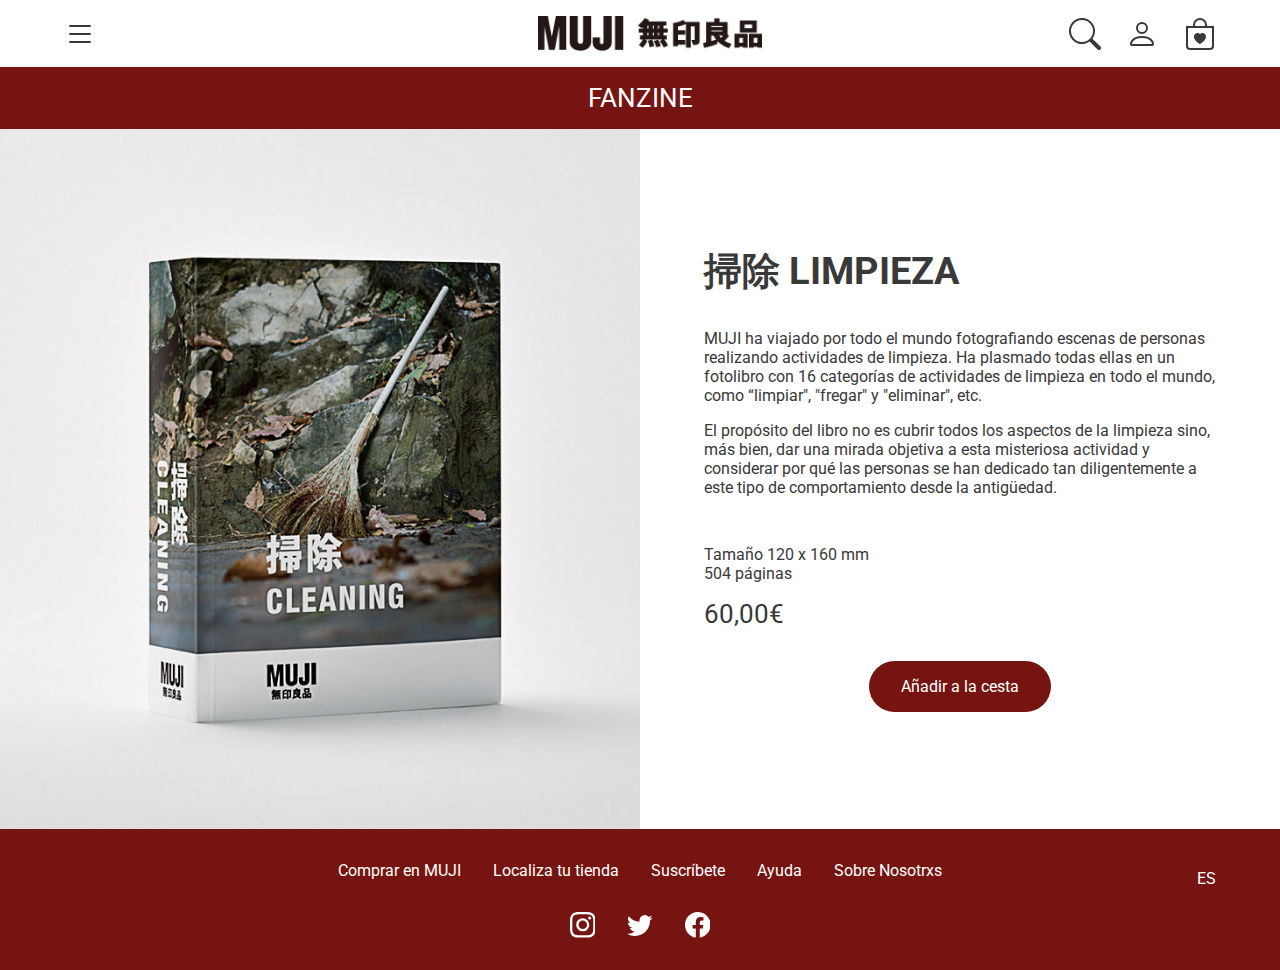
<file: fanzine.html>
<!DOCTYPE html>
<html lang="es">
<head>
    <meta charset="UTF-8">
    <meta http-equiv="X-UA-Compatible" content="IE=edge">
    <meta name="viewport" content="width=device-width, initial-scale=1.0">
    <title>FANZINE | MUJI</title>
    <link rel="preconnect" href="https://fonts.googleapis.com">
    <link rel="preconnect" href="https://fonts.gstatic.com" crossorigin>
    <link href="https://fonts.googleapis.com/css2?family=Roboto:ital,wght@0,100;0,300;0,400;0,500;0,700;0,900;1,100;1,300;1,400;1,500;1,700;1,900&display=swap" rel="stylesheet">
    <link rel="stylesheet" href="css/app.css">
    <script defer src="js/jquery-3.6.0.min.js"></script>
    <script defer src="js/app.js"></script>
</head>
<body class="fanzine">
    <header class="header">
        <div class="header__menudesplegado">
            <nav class="header__nav">
                <ul class="header__datos">
                    <li class="header__dato"><a href="#" title="almacenaje" class="header__adato">Almacenaje</a></li>
                    <li class="header__dato"><a href="#" title="belleza" class="header__adato">Belleza</a></li>
                    <li class="header__dato"><a href="#" title="comida" class="header__adato">Comida</a></li>
                    <li class="header__dato"><a href="#" title="hogar" class="header__adato">Hogar</a></li>
                    <li class="header__dato"><a href="papeleria.html" title="hogar" class="header__adato">Papelería</a></li>
                    <li class="header__dato"><a href="#" title="muebles" class="header__adato">Muebles</a></li>
                    <li class="header__dato"><a href="#" title="ropa y accesorios" class="header__adato">Ropa | Accesorios</a></li>
                    <li class="header__dato"><a href="#" title="rebajas" class="header__adato rebajas">Rebajas</a></li>
                    <li class="header__dato"><a href="#" title="viaje" class="header__adato">Viaje</a></li>
                </ul>
            </nav>
            <svg xmlns="http://www.w3.org/2000/svg" class="header__close" viewBox="0 0 16 16">
                <path d="M2.146 2.854a.5.5 0 1 1 .708-.708L8 7.293l5.146-5.147a.5.5 0 0 1 .708.708L8.707 8l5.147 5.146a.5.5 0 0 1-.708.708L8 8.707l-5.146 5.147a.5.5 0 0 1-.708-.708L7.293 8 2.146 2.854Z"/>
            </svg>
        </div>
        <div class="header__wrapper">
            <button class="header__btn"><svg xmlns="http://www.w3.org/2000/svg" class="header__hamburguesa" viewBox="0 0 16 16">
                    <path fill-rule="evenodd" d="M2.5 12a.5.5 0 0 1 .5-.5h10a.5.5 0 0 1 0 1H3a.5.5 0 0 1-.5-.5zm0-4a.5.5 0 0 1 .5-.5h10a.5.5 0 0 1 0 1H3a.5.5 0 0 1-.5-.5zm0-4a.5.5 0 0 1 .5-.5h10a.5.5 0 0 1 0 1H3a.5.5 0 0 1-.5-.5z"/>
            </svg></button>
            <h1 class="header__h1"><a href="index.html" title="logo de MUJI" class="header__logo">
                   <img src="assets/logo.png" alt="MUJI" class="header__MUJI"></a>
            </h1> 
            <ul class="header__ul">
                <li class="header__li"><a href="#" title="buscar" class="header__a"><svg xmlns="http://www.w3.org/2000/svg" class="header__svg" viewBox="0 0 16 16">
                    <path d="M11.742 10.344a6.5 6.5 0 1 0-1.397 1.398h-.001c.03.04.062.078.098.115l3.85 3.85a1 1 0 0 0 1.415-1.414l-3.85-3.85a1.007 1.007 0 0 0-.115-.1zM12 6.5a5.5 5.5 0 1 1-11 0 5.5 5.5 0 0 1 11 0z"/>
                  </svg></a></li>
                <li class="header__li"><a href="#" title="cuenta" class="header__a"><svg xmlns="http://www.w3.org/2000/svg" class="header__svg" viewBox="0 0 16 16">
                    <path d="M8 8a3 3 0 1 0 0-6 3 3 0 0 0 0 6zm2-3a2 2 0 1 1-4 0 2 2 0 0 1 4 0zm4 8c0 1-1 1-1 1H3s-1 0-1-1 1-4 6-4 6 3 6 4zm-1-.004c-.001-.246-.154-.986-.832-1.664C11.516 10.68 10.289 10 8 10c-2.29 0-3.516.68-4.168 1.332-.678.678-.83 1.418-.832 1.664h10z"/>
                  </svg></a></li>
                <li class="header__li"><a href="#" title="cesta" class="header__a"><svg xmlns="http://www.w3.org/2000/svg" class="header__svg" viewBox="0 0 16 16">
                    <path fill-rule="evenodd" d="M10.5 3.5a2.5 2.5 0 0 0-5 0V4h5v-.5Zm1 0V4H15v10a2 2 0 0 1-2 2H3a2 2 0 0 1-2-2V4h3.5v-.5a3.5 3.5 0 1 1 7 0ZM14 14V5H2v9a1 1 0 0 0 1 1h10a1 1 0 0 0 1-1ZM8 7.993c1.664-1.711 5.825 1.283 0 5.132-5.825-3.85-1.664-6.843 0-5.132Z"/>
                  </svg></a></li>
            </ul>
        </div>
    </header>
    <main class="main">
        <div class="fanzine">
            <h3 class="fanzine__h3">Fanzine</h3>
            <div class="fanzine__caja">
                <img src="assets/libro.jpg" alt="imagen del fanzine cleaning" class="fanzine__img">
                <div class="fanzine__textos">
                    <h2 class="fanzine__h2">掃除 
                        LIMPIEZA</h2>
                    <div class="fanzine__parrafos">
                        <p class="fanzine__p">MUJI ha viajado por todo el mundo fotografiando escenas de personas realizando actividades de limpieza. Ha plasmado todas ellas en un fotolibro con 16 categorías de actividades de limpieza en todo el mundo, como “limpiar", "fregar" y "eliminar", etc.</p>
                        <p class="fanzine__p">El propósito del libro no es cubrir todos los aspectos de la limpieza sino, más bien, dar una mirada objetiva a esta misteriosa actividad y considerar por qué las personas se han dedicado tan diligentemente a este tipo de comportamiento desde la antigüedad. </p>
                    </div>
                    <div class="fanzine__datos">
                        <p class="fanzine__dato">Tamaño 120 x 160 mm</p>
                        <p class="fanzine__dato">504 páginas</p>
                    </div>
                    <div class="fanzine__precio">60,00€</div>
                    <a href="#" title="Añade a la cesta" class="fanzine__boton">Añadir a la cesta</a>
                </div>
            </div>
        </div>
    </main>
    <footer class="footer">
        <div class="footer__wrapper">
            <div class="footer__caja">
                <nav class="footer__nav">
                    <ul class="footer__ul">
                        <li class="footer__li"><a href="#" title="Comprar en MUJI" class="footer__a">Comprar en MUJI</a></li>
                        <li class="footer__li"><a href="#" title="Localiza tu tienda" class="footer__a">Localiza tu tienda</a></li>
                        <li class="footer__li"><a href="#" title="Suscríbete" class="footer__a">Suscríbete</a></li>
                        <li class="footer__li"><a href="#" title="Ayuda" class="footer__a">Ayuda</a></li>
                        <li class="footer__li"><a href="#" title="Sobre Nosotrxs" class="footer__a">Sobre Nosotrxs</a></li>
                    </ul>
                </nav>
                <a href="#" title="idioma" class="footer__idioma">ES</a>
            </div>
                <ul class="footer__rrss">
                    <li class="footer__rs"><a href="#" title="instagram" class="footer__ars"><svg xmlns="http://www.w3.org/2000/svg" class="footer__svg" viewBox="0 0 16 16">
                        <path d="M8 0C5.829 0 5.556.01 4.703.048 3.85.088 3.269.222 2.76.42a3.917 3.917 0 0 0-1.417.923A3.927 3.927 0 0 0 .42 2.76C.222 3.268.087 3.85.048 4.7.01 5.555 0 5.827 0 8.001c0 2.172.01 2.444.048 3.297.04.852.174 1.433.372 1.942.205.526.478.972.923 1.417.444.445.89.719 1.416.923.51.198 1.09.333 1.942.372C5.555 15.99 5.827 16 8 16s2.444-.01 3.298-.048c.851-.04 1.434-.174 1.943-.372a3.916 3.916 0 0 0 1.416-.923c.445-.445.718-.891.923-1.417.197-.509.332-1.09.372-1.942C15.99 10.445 16 10.173 16 8s-.01-2.445-.048-3.299c-.04-.851-.175-1.433-.372-1.941a3.926 3.926 0 0 0-.923-1.417A3.911 3.911 0 0 0 13.24.42c-.51-.198-1.092-.333-1.943-.372C10.443.01 10.172 0 7.998 0h.003zm-.717 1.442h.718c2.136 0 2.389.007 3.232.046.78.035 1.204.166 1.486.275.373.145.64.319.92.599.28.28.453.546.598.92.11.281.24.705.275 1.485.039.843.047 1.096.047 3.231s-.008 2.389-.047 3.232c-.035.78-.166 1.203-.275 1.485a2.47 2.47 0 0 1-.599.919c-.28.28-.546.453-.92.598-.28.11-.704.24-1.485.276-.843.038-1.096.047-3.232.047s-2.39-.009-3.233-.047c-.78-.036-1.203-.166-1.485-.276a2.478 2.478 0 0 1-.92-.598 2.48 2.48 0 0 1-.6-.92c-.109-.281-.24-.705-.275-1.485-.038-.843-.046-1.096-.046-3.233 0-2.136.008-2.388.046-3.231.036-.78.166-1.204.276-1.486.145-.373.319-.64.599-.92.28-.28.546-.453.92-.598.282-.11.705-.24 1.485-.276.738-.034 1.024-.044 2.515-.045v.002zm4.988 1.328a.96.96 0 1 0 0 1.92.96.96 0 0 0 0-1.92zm-4.27 1.122a4.109 4.109 0 1 0 0 8.217 4.109 4.109 0 0 0 0-8.217zm0 1.441a2.667 2.667 0 1 1 0 5.334 2.667 2.667 0 0 1 0-5.334z"/>
                      </svg></a></li>
                    <li class="footer__rs"><a href="#" title="twitter" class="footer__ars"><svg xmlns="http://www.w3.org/2000/svg" class="footer__svg" viewBox="0 0 16 16">
                        <path d="M5.026 15c6.038 0 9.341-5.003 9.341-9.334 0-.14 0-.282-.006-.422A6.685 6.685 0 0 0 16 3.542a6.658 6.658 0 0 1-1.889.518 3.301 3.301 0 0 0 1.447-1.817 6.533 6.533 0 0 1-2.087.793A3.286 3.286 0 0 0 7.875 6.03a9.325 9.325 0 0 1-6.767-3.429 3.289 3.289 0 0 0 1.018 4.382A3.323 3.323 0 0 1 .64 6.575v.045a3.288 3.288 0 0 0 2.632 3.218 3.203 3.203 0 0 1-.865.115 3.23 3.23 0 0 1-.614-.057 3.283 3.283 0 0 0 3.067 2.277A6.588 6.588 0 0 1 .78 13.58a6.32 6.32 0 0 1-.78-.045A9.344 9.344 0 0 0 5.026 15z"/>
                      </svg></a></li>
                    <li class="footer__rs"><a href="#" title="facebook" class="footer__ars"><svg xmlns="http://www.w3.org/2000/svg" class="footer__svg" viewBox="0 0 16 16">
                        <path d="M16 8.049c0-4.446-3.582-8.05-8-8.05C3.58 0-.002 3.603-.002 8.05c0 4.017 2.926 7.347 6.75 7.951v-5.625h-2.03V8.05H6.75V6.275c0-2.017 1.195-3.131 3.022-3.131.876 0 1.791.157 1.791.157v1.98h-1.009c-.993 0-1.303.621-1.303 1.258v1.51h2.218l-.354 2.326H9.25V16c3.824-.604 6.75-3.934 6.75-7.951z"/>
                      </svg></a></li>
                </ul>
            </div>
        </footer>
</body>
</html>
</file>
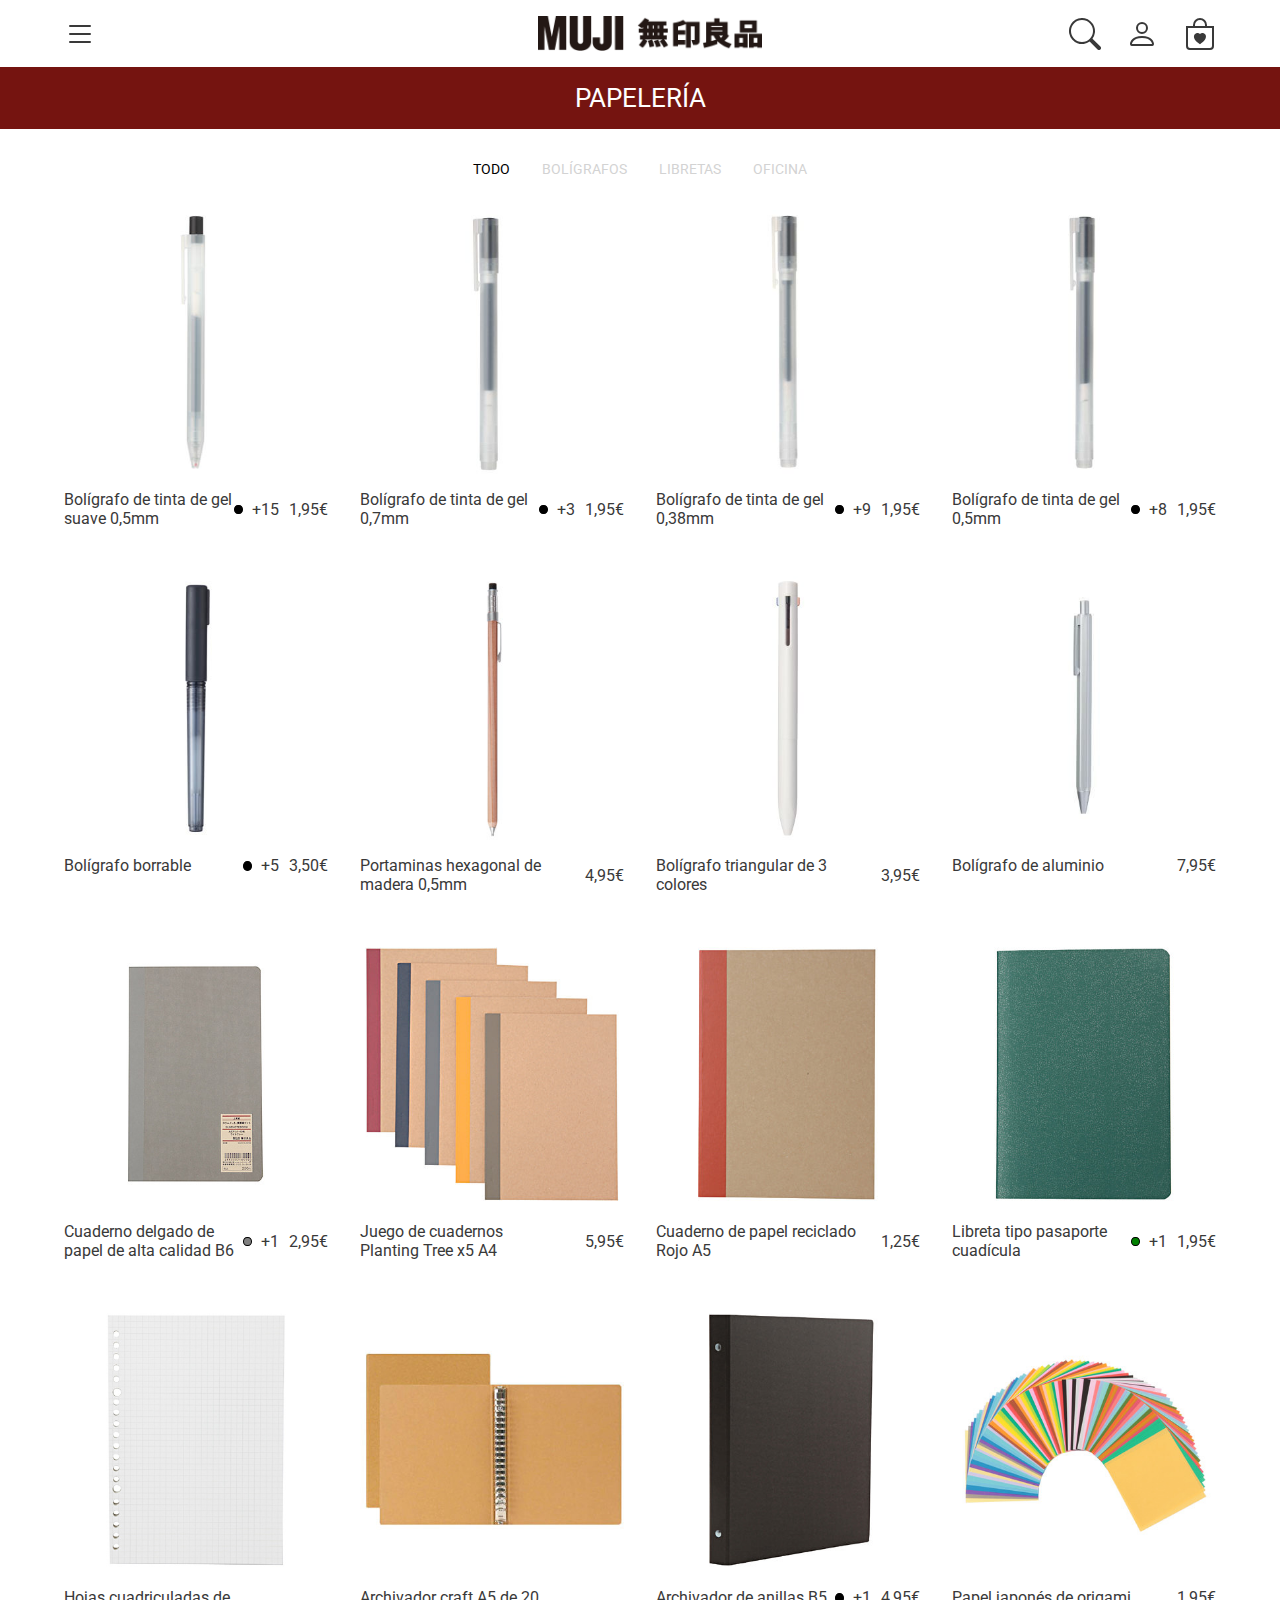
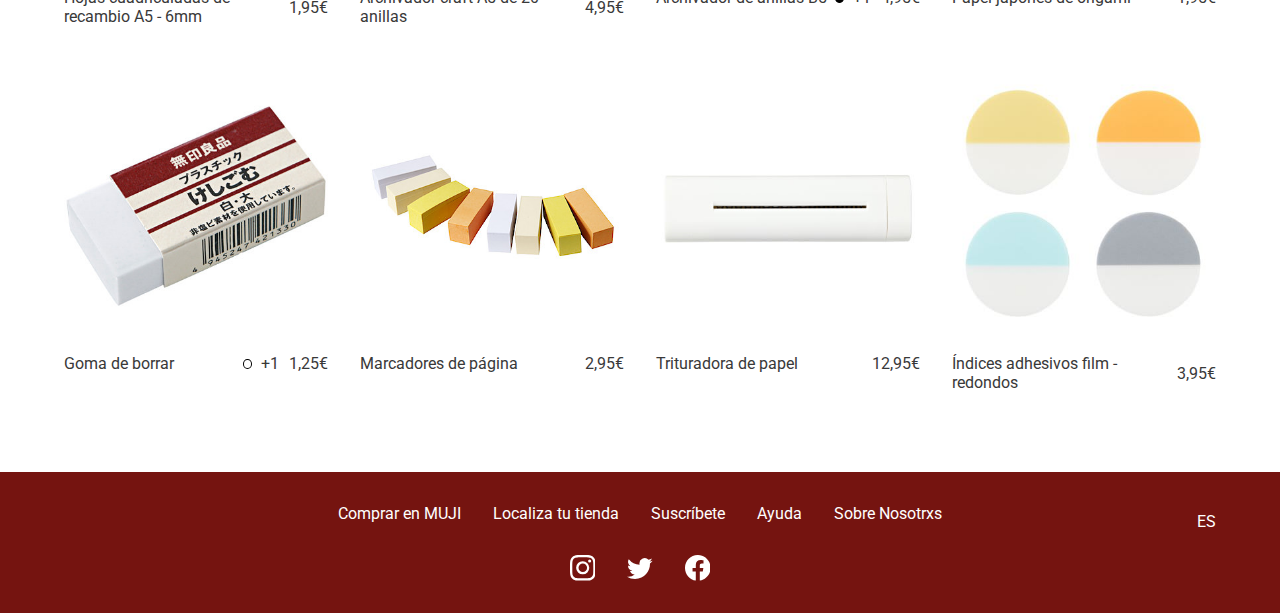
<file: papeleria.html>
<!DOCTYPE html>
<html lang="es">
<head>
    <meta charset="UTF-8">
    <meta http-equiv="X-UA-Compatible" content="IE=edge">
    <meta name="viewport" content="width=device-width, initial-scale=1.0">
    <title>PAPELERÍA | MUJI</title>
    <link rel="preconnect" href="https://fonts.googleapis.com">
    <link rel="preconnect" href="https://fonts.gstatic.com" crossorigin>
    <link href="https://fonts.googleapis.com/css2?family=Roboto:ital,wght@0,100;0,300;0,400;0,500;0,700;0,900;1,100;1,300;1,400;1,500;1,700;1,900&display=swap" rel="stylesheet">
    <link rel="stylesheet" href="css/app.css">
    <script defer src="js/jquery-3.6.0.min.js"></script>
    <script defer src="js/app.js"></script>
</head>
<body class="papeleria">
    <header class="header">
        <div class="header__menudesplegado">
            <nav class="header__nav">
                <ul class="header__datos">
                    <li class="header__dato"><a href="#" title="almacenaje" class="header__adato">Almacenaje</a></li>
                    <li class="header__dato"><a href="#" title="belleza" class="header__adato">Belleza</a></li>
                    <li class="header__dato"><a href="#" title="comida" class="header__adato">Comida</a></li>
                    <li class="header__dato"><a href="#" title="hogar" class="header__adato">Hogar</a></li>
                    <li class="header__dato"><a href="papeleria.html" title="hogar" class="header__adato">Papelería</a></li>
                    <li class="header__dato"><a href="#" title="muebles" class="header__adato">Muebles</a></li>
                    <li class="header__dato"><a href="#" title="ropa y accesorios" class="header__adato">Ropa | Accesorios</a></li>
                    <li class="header__dato"><a href="#" title="rebajas" class="header__adato rebajas">Rebajas</a></li>
                    <li class="header__dato"><a href="#" title="viaje" class="header__adato">Viaje</a></li>
                </ul>
            </nav>
            <svg xmlns="http://www.w3.org/2000/svg" class="header__close" viewBox="0 0 16 16">
                <path d="M2.146 2.854a.5.5 0 1 1 .708-.708L8 7.293l5.146-5.147a.5.5 0 0 1 .708.708L8.707 8l5.147 5.146a.5.5 0 0 1-.708.708L8 8.707l-5.146 5.147a.5.5 0 0 1-.708-.708L7.293 8 2.146 2.854Z"/>
            </svg>
        </div>
        <div class="header__wrapper">
            <button class="header__btn"><svg xmlns="http://www.w3.org/2000/svg" class="header__hamburguesa" viewBox="0 0 16 16">
                    <path fill-rule="evenodd" d="M2.5 12a.5.5 0 0 1 .5-.5h10a.5.5 0 0 1 0 1H3a.5.5 0 0 1-.5-.5zm0-4a.5.5 0 0 1 .5-.5h10a.5.5 0 0 1 0 1H3a.5.5 0 0 1-.5-.5zm0-4a.5.5 0 0 1 .5-.5h10a.5.5 0 0 1 0 1H3a.5.5 0 0 1-.5-.5z"/>
            </svg></button>
            <h1 class="header__h1"><a href="index.html" title="logo de MUJI" class="header__logo">
                   <img src="assets/logo.png" alt="MUJI" class="header__MUJI"></a>
            </h1> 
            <ul class="header__ul">
                <li class="header__li"><a href="#" title="buscar" class="header__a"><svg xmlns="http://www.w3.org/2000/svg" class="header__svg" viewBox="0 0 16 16">
                    <path d="M11.742 10.344a6.5 6.5 0 1 0-1.397 1.398h-.001c.03.04.062.078.098.115l3.85 3.85a1 1 0 0 0 1.415-1.414l-3.85-3.85a1.007 1.007 0 0 0-.115-.1zM12 6.5a5.5 5.5 0 1 1-11 0 5.5 5.5 0 0 1 11 0z"/>
                  </svg></a></li>
                <li class="header__li"><a href="#" title="cuenta" class="header__a"><svg xmlns="http://www.w3.org/2000/svg" class="header__svg" viewBox="0 0 16 16">
                    <path d="M8 8a3 3 0 1 0 0-6 3 3 0 0 0 0 6zm2-3a2 2 0 1 1-4 0 2 2 0 0 1 4 0zm4 8c0 1-1 1-1 1H3s-1 0-1-1 1-4 6-4 6 3 6 4zm-1-.004c-.001-.246-.154-.986-.832-1.664C11.516 10.68 10.289 10 8 10c-2.29 0-3.516.68-4.168 1.332-.678.678-.83 1.418-.832 1.664h10z"/>
                  </svg></a></li>
                <li class="header__li"><a href="#" title="cesta" class="header__a"><svg xmlns="http://www.w3.org/2000/svg" class="header__svg" viewBox="0 0 16 16">
                    <path fill-rule="evenodd" d="M10.5 3.5a2.5 2.5 0 0 0-5 0V4h5v-.5Zm1 0V4H15v10a2 2 0 0 1-2 2H3a2 2 0 0 1-2-2V4h3.5v-.5a3.5 3.5 0 1 1 7 0ZM14 14V5H2v9a1 1 0 0 0 1 1h10a1 1 0 0 0 1-1ZM8 7.993c1.664-1.711 5.825 1.283 0 5.132-5.825-3.85-1.664-6.843 0-5.132Z"/>
                  </svg></a></li>
            </ul>
        </div>
    </header>
    <main class="main">
        <div class="papeleria">
            <h3 class="papeleria__h3">Papelería</h3>
            <ul class="papeleria__filtros">
                <li class="papeleria__li"><button class="papeleria__btn activado">Todo</button></li>
                <li class="papeleria__li"><button data-clase="boli" class="papeleria__btn">Bolígrafos</button></li>
                <li class="papeleria__li"><button data-clase="cuaderno" class="papeleria__btn">Libretas</button></li>
                <li class="papeleria__li"><button data-clase="oficina" class="papeleria__btn">Oficina</button></li>
            </ul>
            <div class="papeleria__wrapper">
               
                <div class="papeleria__grid activado">
                    <a target="_blank" class=" boli papeleria__section suave" href="https://www.muji.eu/pages/online.asp?PID=11047&qclr=4550002794118&qsiz=0&qsel=" title="Bolígrafo de tinta de gel suave 0,5mm">
                        <img loading="lazy" src="assets/boli1.jpg" alt="bolígrafo de tinta de gel suave 0,5 milimetros" class="papeleria__img">
                        <div class="papeleria__textos">
                            <h2 class="papeleria__h2">Bolígrafo de tinta de gel suave 0,5mm</h2>
                            <div class="papeleria__punto"></div>
                            <div class="papeleria__numero">+15</div>
                            <p class="papeleria__precio">1,95€</p>
                        </div>
                    </a>
                    <a target="_blank" class=" boli papeleria__section siete" href="https://www.muji.eu/pages/online.asp?PID=11045&qclr=4550002796891" title="Bolígrafo de tinta de gel 0,7mm">
                        <img loading="lazy" src="assets/boli2.jpg" alt="Bolígrafo de tinta de gel 0,7milimetros" class="papeleria__img">
                        <div class="papeleria__textos">
                            <h2 class="papeleria__h2">Bolígrafo de tinta de gel 0,7mm</h2>
                            <div class="papeleria__punto"></div>
                            <div class="papeleria__numero">+3</div>
                            <p class="papeleria__precio">1,95€</p>
                        </div>
                    </a>
                    <a target="_blank" class=" boli papeleria__section treinta" href="https://www.muji.eu/pages/online.asp?PID=11044&qclr=4550002794262&qsiz=0&qsel=" title="#">
                        <img loading="lazy" src="assets/boli3.jpg" alt="Bolígrafo de tinta de gel 0,38milimetros" class="papeleria__img">
                        <div class="papeleria__textos">
                            <h2 class="papeleria__h2">Bolígrafo de tinta de gel 0,38mm</h2>
                            <div class="papeleria__punto"></div>
                            <div class="papeleria__numero">+9</div>
                            <p class="papeleria__precio">1,95€</p>
                        </div>
                    </a>
                    <a target="_blank" class=" boli papeleria__section cinco" href="https://www.muji.eu/pages/online.asp?PID=11046&qclr=4550002796815&qsiz=0&qsel=" title="Bolígrafo de tinta de gel 0,5mm">
                        <img loading="lazy" src="assets/boli4.jpg" alt="Bolígrafo de tinta de gel 0,5mm" class="papeleria__img">
                        <div class="papeleria__textos">
                            <h2 class="papeleria__h2">Bolígrafo de tinta de gel 0,5mm</h2>
                            <div class="papeleria__punto"></div>
                            <div class="papeleria__numero">+8</div>
                            <p class="papeleria__precio">1,95€</p>
                        </div>
                    </a>
                    <a target="_blank" class=" boli papeleria__section borrable" href="https://www.muji.eu/pages/online.asp?PID=14044&qclr=4549738649434" title="Bolígrafo borrable">
                        <img loading="lazy" src="assets/boliborrable.jpg" alt="Bolígrafo borrable" class="papeleria__img">
                        <div class="papeleria__textos">
                            <h2 class="papeleria__h2">Bolígrafo borrable</h2>
                            <div class="papeleria__punto"></div>
                            <div class="papeleria__numero">+5</div>
                            <p class="papeleria__precio">3,50€</p>
                        </div>
                    </a>
                    <a target="_blank" class=" boli papeleria__section portaminas" href="https://www.muji.eu/pages/online.asp?PID=8503&qclr=4934761795249" title="Portaminas hexagonal de madera 0,5mm">
                        <img loading="lazy" src="assets/portaminas.jpg" alt="portaminas hexagonal de madera de 0,5 milimetros" class="papeleria__img">
                        <div class="papeleria__textos">
                            <h2 class="papeleria__h2">Portaminas hexagonal de madera 0,5mm</h2>
                            <p class="papeleria__precio">4,95€</p>
                        </div>
                    </a>
                    <a target="_blank" class=" boli papeleria__section trescolores" href="https://www.muji.eu/pages/online.asp?PID=13467&qclr=4550002553029" title="Bolígrafo triangular de 3 colores">
                        <img loading="lazy" src="assets/bolicolores.jpg" alt="Bolígrafo triangular de 3 colores" class="papeleria__img">
                        <div class="papeleria__textos">
                            <h2 class="papeleria__h2">Bolígrafo triangular de 3 colores</h2>
                            <p class="papeleria__precio">3,95€</p>
                        </div>
                    </a>
                    <a target="_blank" class=" boli papeleria__section aluminio" href="https://www.muji.eu/pages/online.asp?PID=12891&qclr=4550182207453" title="Bolígrafo de aluminio">
                        <img loading="lazy" src="assets/bolialuminio.jpg" alt="Bolígrafo de aluminio" class="papeleria__img">
                        <div class="papeleria__textos">
                            <h2 class="papeleria__h2">Bolígrafo de aluminio</h2>
                            <p class="papeleria__precio">7,95€</p>
                        </div>
                    </a>
                    <a target="_blank" class=" cuaderno papeleria__section delgado" href="https://www.muji.eu/pages/online.asp?PID=10133&qclr=4550002474621" title="Cuaderno delgado de papel de alta calidad B6">
                        <img loading="lazy" src="assets/cuadernodelgado.jpg" alt="Cuaderno delgado de papel de alta calidad B6" class="papeleria__img">
                        <div class="papeleria__textos">
                            <h2 class="papeleria__h2">Cuaderno delgado de papel de alta calidad B6</h2>
                            <div class="papeleria__punto delgado"></div>
                            <div class="papeleria__numero">+1</div>
                            <p class="papeleria__precio">2,95€</p>
                        </div>
                    </a>
                    <a target="_blank" class=" cuaderno papeleria__section cuadernos" href="https://www.muji.eu/pages/online.asp?PID=16023&qclr=4550344953006" title="Juego de cuadernos Planting Tree x5 A4">
                        <img loading="lazy" src="assets/juegodecuadernos.jpg" alt="Juego de cuadernos Planting Tree x5 A4" class="papeleria__img">
                        <div class="papeleria__textos">
                            <h2 class="papeleria__h2">Juego de cuadernos Planting Tree x5 A4</h2>
                            <p class="papeleria__precio">5,95€</p>
                        </div>
                    </a>
                    <a target="_blank" class=" cuaderno papeleria__section rojo" href="https://www.muji.eu/pages/online.asp?PID=7784&qclr=4548076398479" title="Cuaderno de papel reciclado Rojo A5">
                        <img loading="lazy" src="assets/cuadernorojo.jpg" alt="Cuaderno de papel reciclado Rojo A5" class="papeleria__img">
                        <div class="papeleria__textos">
                            <h2 class="papeleria__h2">Cuaderno de papel reciclado Rojo A5</h2>
                            <p class="papeleria__precio">1,25€</p>
                        </div>
                    </a>
                    <a target="_blank" class=" cuaderno papeleria__section libreta" href="https://www.muji.eu/pages/online.asp?PID=8037&qclr=4550182110326" title="Libreta tipo pasaporte cuadícula">
                        <img loading="lazy" src="assets/libreta.jpg" alt="Libreta tipo pasaporte cuadícula" class="papeleria__img">
                        <div class="papeleria__textos">
                            <h2 class="papeleria__h2">Libreta tipo pasaporte cuadícula</h2>
                            <div class="papeleria__punto libreta"></div>
                            <div class="papeleria__numero">+1</div>
                            <p class="papeleria__precio">1,95€</p>
                        </div>
                    </a>
                    <a target="_blank" class=" oficina papeleria__section hojas" href="https://www.muji.eu/pages/online.asp?PID=13618&qclr=4547315265060" title="Hojas cuadriculadas de recambio A5 - 6mm">
                        <img loading="lazy" src="assets/hoja.jpg" alt="Hojas cuadriculadas de recambio A5 - 6mm" class="papeleria__img">
                        <div class="papeleria__textos">
                            <h2 class="papeleria__h2">Hojas cuadriculadas de recambio A5 - 6mm</h2>
                            <p class="papeleria__precio">1,95€</p>
                        </div>
                    </a>
                    <a target="_blank" class=" oficina papeleria__section craft" href="https://www.muji.eu/pages/online.asp?PID=9009&qclr=4550182109979" title="Archivador craft A5 de 20 anillas">
                        <img loading="lazy" src="assets/archivadorcraft.jpg" alt="Archivador craft A5 de 20 anillas" class="papeleria__img">
                        <div class="papeleria__textos">
                            <h2 class="papeleria__h2">Archivador craft A5 de 20 anillas</h2>
                            <p class="papeleria__precio">4,95€</p>
                        </div>
                    </a>
                    <a target="_blank" class=" oficina papeleria__section archivador" href="https://www.muji.eu/pages/online.asp?PID=13686&qclr=4550182110210&qsiz=1079&qsel=" title="Archivador de anillas B5">
                        <img loading="lazy" src="assets/archivador.jpg" alt="Archivador de anillas B5" class="papeleria__img">
                        <div class="papeleria__textos">
                            <h2 class="papeleria__h2">Archivador de anillas B5</h2>
                            <div class="papeleria__punto"></div>
                            <div class="papeleria__numero">+1</div>
                            <p class="papeleria__precio">4,95€</p>
                        </div>
                    </a>
                    <a target="_blank" class=" oficina papeleria__section origami" href="https://www.muji.eu/pages/online.asp?PID=10495&qclr=4550002555771" title="Papel japonés de origami">
                        <img loading="lazy" src="assets/papelorigami.jpg" alt="Papel japonés de origami" class="papeleria__img">
                        <div class="papeleria__textos">
                            <h2 class="papeleria__h2">Papel japonés de origami</h2>
                            <p class="papeleria__precio">1,95€</p>
                        </div>
                    </a>
                    <a target="_blank" class=" oficina papeleria__section goma" href="https://www.muji.eu/pages/online.asp?Sec=13&Sub=17&PID=2179" title="Goma de borrar">
                        <img loading="lazy" src="assets/goma.jpg" alt="Goma de borrar" class="papeleria__img">
                        <div class="papeleria__textos">
                            <h2 class="papeleria__h2">Goma de borrar</h2>
                            <div class="papeleria__punto goma"></div>
                            <div class="papeleria__numero">+1</div>
                            <p class="papeleria__precio">1,25€</p>
                        </div>
                    </a>
                    <a target="_blank" class=" oficina papeleria__section marcadores" href="https://www.muji.eu/pages/online.asp?PID=5616&qclr=4548718962990" title="arcadores de página">
                        <img loading="lazy" src="assets/posits.jpg" alt="Marcadores de página" class="papeleria__img">
                        <div class="papeleria__textos">
                            <h2 class="papeleria__h2">Marcadores de página</h2>
                            <p class="papeleria__precio">2,95€</p>
                        </div>
                    </a>
                    <a target="_blank" class=" oficina papeleria__section trituradora" href="https://www.muji.eu/pages/online.asp?PID=5298&qclr=4548718957972" title="Trituradora de papel">
                        <img loading="lazy" src="assets/triturador.jpg" alt="Trituradora de papel" class="papeleria__img">
                        <div class="papeleria__textos">
                            <h2 class="papeleria__h2">Trituradora de papel</h2>
                            <p class="papeleria__precio">12,95€</p>
                        </div>
                    </a>
                    <a target="_blank" class=" oficina papeleria__section redondos" href="https://www.muji.eu/pages/online.asp?PID=12061&qclr=4550002185398" title="Índices adhesivos film - redondos">
                    <img loading="lazy" src="assets/indices.jpg" alt="Índices adhesivos film - redondos" class="papeleria__img">
                    <div class="papeleria__textos">
                        <h2 class="papeleria__h2">Índices adhesivos film - redondos</h2>
                        <p class="papeleria__precio">3,95€</p>
                    </div>
                    </a>
                </div>
                
             
            </div>
        </div>

    </main>
    <footer class="footer">
        <div class="footer__wrapper">
            <div class="footer__caja">
                <nav class="footer__nav">
                    <ul class="footer__ul">
                        <li class="footer__li"><a href="#" title="" class="footer__a">Comprar en MUJI</a></li>
                        <li class="footer__li"><a href="#" title="" class="footer__a">Localiza tu tienda</a></li>
                        <li class="footer__li"><a href="#" title="" class="footer__a">Suscríbete</a></li>
                        <li class="footer__li"><a href="#" title="" class="footer__a">Ayuda</a></li>
                        <li class="footer__li"><a href="#" title="" class="footer__a">Sobre Nosotrxs</a></li>
                    </ul>
                </nav>
                <a href="#" title="idioma" class="footer__idioma">ES</a>
            </div>
                <ul class="footer__rrss">
                    <li class="footer__rs"><a href="#" title="instagram" class="footer__ars"><svg xmlns="http://www.w3.org/2000/svg" class="footer__svg" viewBox="0 0 16 16">
                        <path d="M8 0C5.829 0 5.556.01 4.703.048 3.85.088 3.269.222 2.76.42a3.917 3.917 0 0 0-1.417.923A3.927 3.927 0 0 0 .42 2.76C.222 3.268.087 3.85.048 4.7.01 5.555 0 5.827 0 8.001c0 2.172.01 2.444.048 3.297.04.852.174 1.433.372 1.942.205.526.478.972.923 1.417.444.445.89.719 1.416.923.51.198 1.09.333 1.942.372C5.555 15.99 5.827 16 8 16s2.444-.01 3.298-.048c.851-.04 1.434-.174 1.943-.372a3.916 3.916 0 0 0 1.416-.923c.445-.445.718-.891.923-1.417.197-.509.332-1.09.372-1.942C15.99 10.445 16 10.173 16 8s-.01-2.445-.048-3.299c-.04-.851-.175-1.433-.372-1.941a3.926 3.926 0 0 0-.923-1.417A3.911 3.911 0 0 0 13.24.42c-.51-.198-1.092-.333-1.943-.372C10.443.01 10.172 0 7.998 0h.003zm-.717 1.442h.718c2.136 0 2.389.007 3.232.046.78.035 1.204.166 1.486.275.373.145.64.319.92.599.28.28.453.546.598.92.11.281.24.705.275 1.485.039.843.047 1.096.047 3.231s-.008 2.389-.047 3.232c-.035.78-.166 1.203-.275 1.485a2.47 2.47 0 0 1-.599.919c-.28.28-.546.453-.92.598-.28.11-.704.24-1.485.276-.843.038-1.096.047-3.232.047s-2.39-.009-3.233-.047c-.78-.036-1.203-.166-1.485-.276a2.478 2.478 0 0 1-.92-.598 2.48 2.48 0 0 1-.6-.92c-.109-.281-.24-.705-.275-1.485-.038-.843-.046-1.096-.046-3.233 0-2.136.008-2.388.046-3.231.036-.78.166-1.204.276-1.486.145-.373.319-.64.599-.92.28-.28.546-.453.92-.598.282-.11.705-.24 1.485-.276.738-.034 1.024-.044 2.515-.045v.002zm4.988 1.328a.96.96 0 1 0 0 1.92.96.96 0 0 0 0-1.92zm-4.27 1.122a4.109 4.109 0 1 0 0 8.217 4.109 4.109 0 0 0 0-8.217zm0 1.441a2.667 2.667 0 1 1 0 5.334 2.667 2.667 0 0 1 0-5.334z"/>
                      </svg></a></li>
                    <li class="footer__rs"><a href="#" title="twitter" class="footer__ars"><svg xmlns="http://www.w3.org/2000/svg" class="footer__svg" viewBox="0 0 16 16">
                        <path d="M5.026 15c6.038 0 9.341-5.003 9.341-9.334 0-.14 0-.282-.006-.422A6.685 6.685 0 0 0 16 3.542a6.658 6.658 0 0 1-1.889.518 3.301 3.301 0 0 0 1.447-1.817 6.533 6.533 0 0 1-2.087.793A3.286 3.286 0 0 0 7.875 6.03a9.325 9.325 0 0 1-6.767-3.429 3.289 3.289 0 0 0 1.018 4.382A3.323 3.323 0 0 1 .64 6.575v.045a3.288 3.288 0 0 0 2.632 3.218 3.203 3.203 0 0 1-.865.115 3.23 3.23 0 0 1-.614-.057 3.283 3.283 0 0 0 3.067 2.277A6.588 6.588 0 0 1 .78 13.58a6.32 6.32 0 0 1-.78-.045A9.344 9.344 0 0 0 5.026 15z"/>
                      </svg></a></li>
                    <li class="footer__rs"><a href="#" title="facebook" class="footer__ars"><svg xmlns="http://www.w3.org/2000/svg" class="footer__svg" viewBox="0 0 16 16">
                        <path d="M16 8.049c0-4.446-3.582-8.05-8-8.05C3.58 0-.002 3.603-.002 8.05c0 4.017 2.926 7.347 6.75 7.951v-5.625h-2.03V8.05H6.75V6.275c0-2.017 1.195-3.131 3.022-3.131.876 0 1.791.157 1.791.157v1.98h-1.009c-.993 0-1.303.621-1.303 1.258v1.51h2.218l-.354 2.326H9.25V16c3.824-.604 6.75-3.934 6.75-7.951z"/>
                      </svg></a></li>
                </ul>
            </div>
        </footer>

</body>
</html>
</file>
<file: css/app.css>
@charset "UTF-8";
/* Los básicos */
:root {
  --negro: #393939;
  --fondo-blanco: white;
  --fondo-granate: #751410;
  --tipo-principal: "Roboto", sans-serif;
  --tipo-secundaria: Verdana;
}

@media (prefers-color-scheme: dark) {
  :root {
    --negro: #ececec;
    --fondo-blanco: black;
  }
}
@media (prefers-reduced-motion: reduce) {
  * {
    -webkit-animation: none !important;
            animation: none !important;
    -webkit-transition: none !important;
    transition: none !important;
  }
}
* {
  margin: 0;
  padding: 0;
  border: 0;
  -webkit-box-sizing: border-box;
          box-sizing: border-box;
  vertical-align: baseline;
}

img, picture, video, iframe, figure {
  max-width: 100%;
  width: 100%;
  display: block;
}

a {
  display: block;
  text-decoration: none;
  color: inherit;
  font-size: inherit;
}

p a {
  display: inline;
}

li {
  list-style-type: none;
}

html {
  scroll-behavior: smooth;
}

h1, h2, h3, h4, h5, h6, p, span, a, strong, blockquote, i, b, u, em {
  font-size: 1em;
  font-weight: inherit;
  font-style: inherit;
  text-decoration: none;
  color: inherit;
}

blockquote:before, blockquote:after, q:before, q:after {
  content: "";
  content: none;
}

::-moz-selection {
  background-color: var(--negro);
  color: var(--blanco);
}

::selection {
  background-color: var(--negro);
  color: var(--blanco);
}

form, input, textarea, select, button, label {
  font-family: inherit;
  font-size: inherit;
  -webkit-hyphens: auto;
      -ms-hyphens: auto;
          hyphens: auto;
  background-color: transparent;
  color: inherit;
  display: block;
}

table, tr, td {
  border-collapse: collapse;
  border-spacing: 0;
}

svg {
  width: 100%;
  display: block;
  fill: currentColor;
}

body {
  min-height: 100vh;
  font-size: 100%;
  font-family: var(--tipo-principal);
  color: var(--negro);
}

@-webkit-keyframes slideUp {
  from {
    -webkit-transform: translateY(0%);
            transform: translateY(0%);
  }
  to {
    -webkit-transform: translateY(-100%);
            transform: translateY(-100%);
  }
}

@keyframes slideUp {
  from {
    -webkit-transform: translateY(0%);
            transform: translateY(0%);
  }
  to {
    -webkit-transform: translateY(-100%);
            transform: translateY(-100%);
  }
}
@-webkit-keyframes slideDown {
  from {
    -webkit-transform: translateY(0%);
            transform: translateY(0%);
  }
  to {
    -webkit-transform: translateY(100%);
            transform: translateY(100%);
  }
}
@keyframes slideDown {
  from {
    -webkit-transform: translateY(0%);
            transform: translateY(0%);
  }
  to {
    -webkit-transform: translateY(100%);
            transform: translateY(100%);
  }
}
@-webkit-keyframes fadeIn {
  0% {
    opacity: 0;
  }
  25% {
    opacity: 1;
  }
  99% {
    opacity: 1;
  }
  100% {
    opacity: 0;
  }
}
@keyframes fadeIn {
  0% {
    opacity: 0;
  }
  25% {
    opacity: 1;
  }
  99% {
    opacity: 1;
  }
  100% {
    opacity: 0;
  }
}
@-webkit-keyframes disableScroll {
  0% {
    overflow: hidden;
  }
  99% {
    overflow: hidden;
  }
  100% {
    overflow: initial;
  }
}
@keyframes disableScroll {
  0% {
    overflow: hidden;
  }
  99% {
    overflow: hidden;
  }
  100% {
    overflow: initial;
  }
}
/* Común */
.header {
  padding: 1rem 0;
  background-color: var(--fondo-blanco);
}
.header__wrapper {
  width: 90%;
  max-width: 1600px;
  margin: auto;
  position: relative;
  display: -webkit-box;
  display: -ms-flexbox;
  display: flex;
  -webkit-box-orient: horizontal;
  -webkit-box-direction: normal;
      -ms-flex-flow: row nowrap;
          flex-flow: row nowrap;
  -webkit-box-pack: justify;
      -ms-flex-pack: justify;
          justify-content: space-between;
  -webkit-box-align: center;
      -ms-flex-align: center;
          align-items: center;
}
.header__hamburguesa {
  width: 2rem;
  cursor: pointer;
}
@media screen and (max-width: 800px) {
  .header__hamburguesa {
    width: 1.6rem;
  }
}
@media screen and (max-width: 534px) {
  .header__hamburguesa {
    width: 1.2rem;
  }
}
.header__menudesplegado {
  display: -webkit-box;
  display: -ms-flexbox;
  display: flex;
  width: 40%;
  background-color: var(--fondo-blanco);
  position: absolute;
  top: 0;
  left: 0;
  padding: 2rem 0;
  z-index: 3;
  opacity: 0;
  pointer-events: none;
  -webkit-transition: all 0.5s ease;
  transition: all 0.5s ease;
  -webkit-box-orient: horizontal;
  -webkit-box-direction: normal;
      -ms-flex-flow: row nowrap;
          flex-flow: row nowrap;
  -webkit-box-pack: justify;
      -ms-flex-pack: justify;
          justify-content: space-between;
  -webkit-box-align: start;
      -ms-flex-align: start;
          align-items: flex-start;
}
@media screen and (max-width: 700px) {
  .header__menudesplegado {
    width: 50%;
  }
}
.header__menudesplegado.activo {
  opacity: 1;
  pointer-events: auto;
}
.header__nav {
  margin: 0 0 0 4rem;
}
.header__datos {
  display: -webkit-box;
  display: -ms-flexbox;
  display: flex;
  -webkit-box-orient: vertical;
  -webkit-box-direction: normal;
      -ms-flex-flow: column nowrap;
          flex-flow: column nowrap;
  -webkit-box-pack: start;
      -ms-flex-pack: start;
          justify-content: flex-start;
  -webkit-box-align: start;
      -ms-flex-align: start;
          align-items: flex-start;
  margin: 2rem 0 0 0;
}
.header__adato {
  font-size: 1.25em;
  font-weight: 300;
  margin: 0 0 1.2rem 0;
}
@media screen and (max-width: 400px) {
  .header__adato {
    font-size: 1em;
    margin: 0 0 1rem 0;
  }
}
.header__adato.rebajas {
  color: red;
}
.header__close {
  width: 1.4rem;
  min-width: 1rem;
  margin: 0 4rem 0 0;
  cursor: pointer;
}
.header__MUJI {
  width: 14rem;
  margin: 0 0 0 36%;
}
@media screen and (max-width: 800px) {
  .header__MUJI {
    width: 12rem;
  }
}
@media screen and (max-width: 534px) {
  .header__MUJI {
    width: 8rem;
    margin: 0 0 0 40%;
  }
}
.header__ul {
  display: -webkit-box;
  display: -ms-flexbox;
  display: flex;
  -webkit-box-orient: horizontal;
  -webkit-box-direction: normal;
      -ms-flex-flow: row nowrap;
          flex-flow: row nowrap;
  -webkit-box-pack: end;
      -ms-flex-pack: end;
          justify-content: flex-end;
  -webkit-box-align: center;
      -ms-flex-align: center;
          align-items: center;
}
.header__svg {
  width: 2rem;
  margin: 0 0 0 1.6rem;
}
@media screen and (max-width: 800px) {
  .header__svg {
    width: 1.6rem;
  }
}
@media screen and (max-width: 534px) {
  .header__svg {
    width: 1.2rem;
    margin: 0 0 0 1.2rem;
  }
}

.footer {
  background-color: var(--fondo-granate);
  width: 100%;
  padding: 2rem 0;
}
.footer__wrapper {
  width: 90%;
  margin: auto;
}
.footer__caja {
  display: -webkit-box;
  display: -ms-flexbox;
  display: flex;
  -webkit-box-orient: horizontal;
  -webkit-box-direction: normal;
      -ms-flex-flow: row nowrap;
          flex-flow: row nowrap;
  -webkit-box-pack: end;
      -ms-flex-pack: end;
          justify-content: flex-end;
  -webkit-box-align: center;
      -ms-flex-align: center;
          align-items: center;
}
.footer__nav {
  width: 80%;
}
.footer__ul {
  display: -webkit-box;
  display: -ms-flexbox;
  display: flex;
  -webkit-box-orient: horizontal;
  -webkit-box-direction: normal;
      -ms-flex-flow: row wrap;
          flex-flow: row wrap;
  -webkit-box-pack: center;
      -ms-flex-pack: center;
          justify-content: center;
  -webkit-box-align: center;
      -ms-flex-align: center;
          align-items: center;
}
@media screen and (max-width: 400px) {
  .footer__li {
    font-size: 0.9em;
  }
}
.footer__a {
  margin: 0 1rem 1rem;
  color: white;
}
.footer__idioma {
  width: 10%;
  text-align: right;
  color: white;
}
@media screen and (max-width: 400px) {
  .footer__idioma {
    font-size: 0.9em;
  }
}
.footer__rrss {
  margin: 1rem 0 0 0;
  display: -webkit-box;
  display: -ms-flexbox;
  display: flex;
  -webkit-box-orient: horizontal;
  -webkit-box-direction: normal;
      -ms-flex-flow: row nowrap;
          flex-flow: row nowrap;
  -webkit-box-pack: center;
      -ms-flex-pack: center;
          justify-content: center;
  -webkit-box-align: center;
      -ms-flex-align: center;
          align-items: center;
}
.footer__ars {
  width: 1.6rem;
  margin: 0 1rem;
}
.footer__svg {
  fill: white;
}

/* Cada página  */
.index {
  -webkit-animation: disableScroll 4s ease 1;
          animation: disableScroll 4s ease 1;
}
.index .fondo {
  width: 100%;
  min-height: 100%;
  position: fixed;
  top: 0;
  left: 0;
  background-color: white;
  z-index: 5;
  -webkit-animation: slideUp 1s ease 1 3s both;
          animation: slideUp 1s ease 1 3s both;
}
.index .fondo__logo {
  max-width: 40rem;
  position: absolute;
  top: calc( 50% - 50px );
  left: calc( 50% - 20rem );
  -webkit-animation: fadeIn 3s ease 1 1s both;
          animation: fadeIn 3s ease 1 1s both;
}
@media screen and (max-width: 700px) {
  .index .fondo__logo {
    max-width: 20rem;
    top: calc( 50% - 25px );
    left: calc( 50% - 10rem );
  }
}
@media screen and (max-width: 400px) {
  .index .fondo__logo {
    max-width: 10rem;
    top: calc( 50% - 15px );
    left: calc( 50% - 5rem );
  }
}
.index .granate {
  width: 100%;
  min-height: 100%;
  position: fixed;
  top: 0;
  left: 0;
  background-color: var(--fondo-granate);
  z-index: 4;
  -webkit-animation: slideDown 1s ease 1 4s both;
          animation: slideDown 1s ease 1 4s both;
}
.index .anuncio {
  background-color: black;
  position: relative;
}
.index .anuncio__izquierda {
  position: absolute;
  top: 50%;
  left: 10%;
}
@media screen and (max-width: 672px) {
  .index .anuncio__izquierda {
    background-color: var(--fondo-granate);
    padding: 0.5rem;
    border-radius: 50%;
    left: 5%;
    top: 60%;
  }
}
.index .anuncio__derecha {
  position: absolute;
  top: 50%;
  right: 10%;
}
@media screen and (max-width: 672px) {
  .index .anuncio__derecha {
    background-color: var(--fondo-granate);
    padding: 0.5rem;
    border-radius: 50%;
    right: 5%;
    top: 60%;
  }
}
.index .anuncio__svg {
  width: 2rem;
  color: white;
  cursor: pointer;
  z-index: 2;
}
@media screen and (max-width: 672px) {
  .index .anuncio__svg {
    width: 1rem;
  }
}
.index .anuncio__video {
  max-height: 79vh;
  width: 100%;
  background-color: var(--fondo-granate);
  -o-object-fit: cover;
     object-fit: cover;
  opacity: 0;
  position: absolute;
  top: 0;
  -webkit-transition: all 0.5s ease;
  transition: all 0.5s ease;
}
.index .anuncio__video.static {
  position: static;
}
.index .anuncio__video.activo {
  opacity: 1;
}
@media screen and (max-width: 672px) {
  .index .anuncio__video {
    min-height: 50vh;
  }
}
.index .anuncio__p {
  text-align: center;
  color: white;
  position: absolute;
  bottom: 10%;
  left: 0;
  width: 100%;
}
@media screen and (max-width: 956px) {
  .index .anuncio__p {
    bottom: 12%;
  }
}
@media screen and (max-width: 850px) {
  .index .anuncio__p {
    display: none;
  }
}
@media screen and (max-width: 672px) {
  .index .anuncio__p {
    display: none;
  }
}
.index .anuncio__span {
  font-style: italic;
  font-weight: 600;
}
.index .anuncio__textos {
  display: -webkit-box;
  display: -ms-flexbox;
  display: flex;
  -webkit-box-orient: horizontal;
  -webkit-box-direction: normal;
      -ms-flex-flow: row nowrap;
          flex-flow: row nowrap;
  -webkit-box-pack: center;
      -ms-flex-pack: center;
          justify-content: center;
  -webkit-box-align: start;
      -ms-flex-align: start;
          align-items: flex-start;
  position: absolute;
  bottom: 2%;
  left: 20%;
  width: 60%;
}
@media screen and (max-width: 1274px) {
  .index .anuncio__textos {
    width: 80%;
    left: 10%;
  }
}
@media screen and (max-width: 956px) {
  .index .anuncio__textos {
    width: 90%;
    left: 5%;
  }
}
@media screen and (max-width: 672px) {
  .index .anuncio__textos {
    background-color: white;
    width: 100%;
    left: 0;
    bottom: 0;
    padding: 1rem 0;
  }
}
.index .anuncio__texto {
  width: 80%;
  max-width: 700px;
  font-size: 0.9em;
  color: white;
}
@media screen and (max-width: 672px) {
  .index .anuncio__texto {
    display: none;
  }
}
.index .anuncio__fanzine {
  display: -webkit-box;
  display: -ms-flexbox;
  display: flex;
  -webkit-box-orient: horizontal;
  -webkit-box-direction: normal;
      -ms-flex-flow: row nowrap;
          flex-flow: row nowrap;
  -webkit-box-pack: start;
      -ms-flex-pack: start;
          justify-content: flex-start;
  -webkit-box-align: center;
      -ms-flex-align: center;
          align-items: center;
  text-decoration: underline;
  text-transform: uppercase;
  margin: 0 0 0 2rem;
  color: white;
}
@media screen and (max-width: 850px) {
  .index .anuncio__fanzine {
    margin: 0;
  }
}
@media screen and (max-width: 672px) {
  .index .anuncio__fanzine {
    width: 100%;
    color: black;
    margin: 0 0 0 4rem;
  }
}
.index .anuncio__flecha {
  width: 1rem;
  color: white;
}
@media screen and (max-width: 672px) {
  .index .anuncio__flecha {
    color: black;
  }
}
.index .muji__wrapper {
  margin: auto;
  display: -ms-grid;
  display: grid;
  -ms-grid-columns: 1fr 1rem 1fr 1rem 1fr;
  grid-template-columns: repeat(3, 1fr);
  gap: 1rem;
}
@media screen and (max-width: 1420px) {
  .index .muji__wrapper {
    display: -webkit-box;
    display: -ms-flexbox;
    display: flex;
    -webkit-box-orient: vertical;
    -webkit-box-direction: normal;
        -ms-flex-flow: column nowrap;
            flex-flow: column nowrap;
    -webkit-box-pack: center;
        -ms-flex-pack: center;
            justify-content: center;
    -webkit-box-align: center;
        -ms-flex-align: center;
            align-items: center;
  }
}
@media screen and (max-width: 400px) {
  .index .muji__wrapper {
    gap: 0;
  }
}
.index .muji__section {
  padding: 2rem 0;
  display: -webkit-box;
  display: -ms-flexbox;
  display: flex;
  -webkit-box-pack: end;
      -ms-flex-pack: end;
          justify-content: flex-end;
  -webkit-box-align: center;
      -ms-flex-align: center;
          align-items: center;
}
.index .muji__section.vida {
  background-color: var(--fondo-granate);
  color: white;
  -ms-grid-column: 1;
  -ms-grid-column-span: 2;
  grid-column: 1/3;
  -ms-grid-row: 1;
  -ms-grid-row-span: 1;
  grid-row: 1/2;
}
.index .muji__section.consejos {
  padding: 0;
  -ms-grid-column: 3;
  -ms-grid-column-span: 1;
  grid-column: 3/4;
  -ms-grid-row: 1;
  -ms-grid-row-span: 2;
  grid-row: 1/3;
  -webkit-box-pack: start;
      -ms-flex-pack: start;
          justify-content: flex-start;
  -webkit-box-align: start;
      -ms-flex-align: start;
          align-items: flex-start;
}
.index .muji__section.eventos {
  -ms-grid-column: 1;
  -ms-grid-column-span: 2;
  grid-column: 1/3;
  -ms-grid-row: 2;
  -ms-grid-row-span: 1;
  grid-row: 2/3;
}
.index .muji__paragrande {
  width: 90%;
  max-width: 1200px;
  display: -ms-grid;
  display: grid;
  -ms-grid-columns: 1fr 2rem 1fr 2rem 1fr;
  grid-template-columns: repeat(3, 1fr);
  gap: 2rem;
}
@media screen and (max-width: 1728px) {
  .index .muji__paragrande {
    width: 100%;
    max-width: none;
  }
}
@media screen and (max-width: 960px) {
  .index .muji__paragrande {
    display: -webkit-box;
    display: -ms-flexbox;
    display: flex;
    -webkit-box-orient: vertical;
    -webkit-box-direction: normal;
        -ms-flex-flow: column nowrap;
            flex-flow: column nowrap;
    -webkit-box-pack: start;
        -ms-flex-pack: start;
            justify-content: flex-start;
    -webkit-box-align: center;
        -ms-flex-align: center;
            align-items: center;
  }
}
@media screen and (max-width: 400px) {
  .index .muji__paragrande {
    -webkit-box-pack: center;
        -ms-flex-pack: center;
            justify-content: center;
    -webkit-box-align: start;
        -ms-flex-align: start;
            align-items: flex-start;
  }
}
.index .muji__paragrande.consejos {
  display: -webkit-box;
  display: -ms-flexbox;
  display: flex;
  -webkit-box-orient: vertical;
  -webkit-box-direction: normal;
      -ms-flex-flow: column nowrap;
          flex-flow: column nowrap;
  -webkit-box-pack: start;
      -ms-flex-pack: start;
          justify-content: flex-start;
  -webkit-box-align: start;
      -ms-flex-align: start;
          align-items: flex-start;
}
@media screen and (max-width: 1420px) {
  .index .muji__paragrande.consejos {
    display: -ms-grid;
    display: grid;
  }
}
@media screen and (max-width: 960px) {
  .index .muji__paragrande.consejos {
    display: -webkit-box;
    display: -ms-flexbox;
    display: flex;
    -webkit-box-orient: vertical;
    -webkit-box-direction: normal;
        -ms-flex-flow: column nowrap;
            flex-flow: column nowrap;
    -webkit-box-pack: start;
        -ms-flex-pack: start;
            justify-content: flex-start;
    -webkit-box-align: start;
        -ms-flex-align: start;
            align-items: flex-start;
  }
}
.index .muji__titulo {
  -ms-grid-column: 1;
  -ms-grid-column-span: 2;
  grid-column: 1/3;
  -ms-grid-row: 1;
  -ms-grid-row-span: 1;
  grid-row: 1/2;
  border-bottom: solid 2px black;
  font-size: 2em;
  font-weight: 700;
  text-align: right;
  width: 90%;
  margin: 0 0 0 3rem;
}
@media screen and (max-width: 960px) {
  .index .muji__titulo {
    margin: 0 2rem 0 3rem;
  }
}
@media screen and (max-width: 400px) {
  .index .muji__titulo {
    margin: 0 auto;
    font-size: 1.6em;
  }
}
.index .muji__titulo.vida {
  border-bottom: solid 2px white;
}
.index .muji__titulo.consejos {
  width: 100%;
  text-align: left;
  padding: 2rem 0 0 0;
  margin: 0;
}
@media screen and (max-width: 1420px) {
  .index .muji__titulo.consejos {
    width: 90%;
    -ms-grid-column: 2;
    -ms-grid-column-span: 2;
    grid-column: 2/4;
    -ms-grid-row: 1;
    -ms-grid-row-span: 1;
    grid-row: 1/2;
  }
}
@media screen and (max-width: 960px) {
  .index .muji__titulo.consejos {
    margin: 0 0 0 2rem;
  }
}
@media screen and (max-width: 400px) {
  .index .muji__titulo.consejos {
    margin: 0 auto;
  }
}
.index .muji__img {
  -ms-grid-column: 1;
  -ms-grid-column-span: 2;
  grid-column: 1/3;
  -ms-grid-row: 2;
  -ms-grid-row-span: 1;
  grid-row: 2/3;
  max-height: 30vh;
  -o-object-fit: cover;
     object-fit: cover;
  width: 90%;
  margin: 0 0 0 3rem;
}
@media screen and (max-width: 960px) {
  .index .muji__img {
    margin: 0 2rem 0 3rem;
  }
}
@media screen and (max-width: 400px) {
  .index .muji__img {
    margin: 0 auto;
  }
}
.index .muji__img.consejos {
  width: 100%;
  max-height: 48vh;
  -o-object-fit: cover;
     object-fit: cover;
  margin: 0;
}
@media screen and (max-width: 1420px) {
  .index .muji__img.consejos {
    width: 90%;
    max-height: 30vh;
    -ms-grid-column: 2;
    -ms-grid-column-span: 2;
    grid-column: 2/4;
    -ms-grid-row: 2;
    -ms-grid-row-span: 1;
    grid-row: 2/3;
  }
}
@media screen and (max-width: 960px) {
  .index .muji__img.consejos {
    margin: 0 0 0 2rem;
  }
}
@media screen and (max-width: 400px) {
  .index .muji__img.consejos {
    margin: 0 auto;
  }
}
.index .muji__gridtexto {
  -ms-grid-column: 3;
  -ms-grid-column-span: 1;
  grid-column: 3/4;
  -ms-grid-row: 2;
  -ms-grid-row-span: 1;
  grid-row: 2/3;
  margin: 0 2rem 0 0;
}
@media screen and (max-width: 960px) {
  .index .muji__gridtexto {
    margin: 0 auto;
    width: 80%;
  }
}
.index .muji__gridtexto.consejos {
  margin: 0;
}
@media screen and (max-width: 1420px) {
  .index .muji__gridtexto.consejos {
    -ms-grid-column: 1;
    -ms-grid-column-span: 1;
    grid-column: 1/2;
    -ms-grid-row: 2;
    -ms-grid-row-span: 1;
    grid-row: 2/3;
    margin: 0 0 0 2rem;
  }
}
@media screen and (max-width: 960px) {
  .index .muji__gridtexto.consejos {
    margin: 0 auto;
    width: 80%;
  }
}
.index .muji__p {
  line-height: 2rem;
  margin: 0 0 1rem 0;
  font-size: 1.2em;
}
.index .muji__span {
  font-weight: 600;
  font-style: italic;
}
.index .muji__boton {
  text-align: right;
  margin: 2rem 0 0;
  text-transform: uppercase;
  font-size: 0.8em;
  text-decoration: underline;
}
.index .muji__boton.consejos {
  width: 100%;
  padding: 0 2rem 0 0;
}
@media screen and (max-width: 1420px) {
  .index .muji__boton.consejos {
    padding: 0;
  }
}

.fanzine .fanzine__h3 {
  width: 100%;
  background-color: var(--fondo-granate);
  text-align: center;
  color: white;
  font-size: 1.6em;
  text-transform: uppercase;
  padding: 1rem 0;
}
@media screen and (max-width: 800px) {
  .fanzine .fanzine__h3 {
    font-size: 1.2em;
  }
}
@media screen and (max-width: 534px) {
  .fanzine .fanzine__h3 {
    font-size: 1em;
  }
}
.fanzine .fanzine__caja {
  display: -webkit-box;
  display: -ms-flexbox;
  display: flex;
  -webkit-box-orient: horizontal;
  -webkit-box-direction: normal;
      -ms-flex-flow: row nowrap;
          flex-flow: row nowrap;
  -webkit-box-pack: start;
      -ms-flex-pack: start;
          justify-content: flex-start;
  -webkit-box-align: center;
      -ms-flex-align: center;
          align-items: center;
}
@media screen and (max-width: 800px) {
  .fanzine .fanzine__caja {
    -webkit-box-orient: vertical;
    -webkit-box-direction: normal;
        -ms-flex-direction: column;
            flex-direction: column;
  }
}
.fanzine .fanzine__img {
  background-color: deeppink;
  width: 50%;
  min-height: calc( 100vh - 200px);
  -o-object-fit: cover;
     object-fit: cover;
}
@media screen and (max-width: 800px) {
  .fanzine .fanzine__img {
    width: 100%;
    min-height: calc( 100vh - 460px);
  }
}
.fanzine .fanzine__textos {
  max-width: 900px;
  padding: 4rem;
  display: -webkit-box;
  display: -ms-flexbox;
  display: flex;
  -webkit-box-orient: vertical;
  -webkit-box-direction: normal;
      -ms-flex-flow: column nowrap;
          flex-flow: column nowrap;
  -webkit-box-pack: start;
      -ms-flex-pack: start;
          justify-content: flex-start;
  -webkit-box-align: center;
      -ms-flex-align: center;
          align-items: center;
}
@media screen and (max-width: 800px) {
  .fanzine .fanzine__textos {
    width: 96%;
  }
}
.fanzine .fanzine__h2 {
  font-size: 2.4em;
  font-weight: 700;
  width: 100%;
}
@media screen and (max-width: 800px) {
  .fanzine .fanzine__h2 {
    font-size: 2.2em;
  }
}
@media screen and (max-width: 534px) {
  .fanzine .fanzine__h2 {
    font-size: 2em;
  }
}
.fanzine .fanzine__parrafos {
  margin: 2rem 0;
}
.fanzine .fanzine__p {
  margin: 0 0 1rem 0;
}
.fanzine .fanzine__datos {
  margin: 0 0 1rem 0;
  width: 100%;
}
.fanzine .fanzine__precio {
  margin: 0 0 2rem 0;
  font-size: 1.6em;
  width: 100%;
}
.fanzine .fanzine__boton {
  text-align: center;
  background-color: var(--fondo-granate);
  padding: 1rem 2rem;
  color: white;
  border-radius: 21rem;
}

.papeleria .papeleria {
  min-height: 89vh;
}
.papeleria .papeleria__h3 {
  width: 100%;
  background-color: var(--fondo-granate);
  text-align: center;
  color: white;
  font-size: 1.6em;
  text-transform: uppercase;
  padding: 1rem 0;
}
@media screen and (max-width: 800px) {
  .papeleria .papeleria__h3 {
    font-size: 1.2em;
  }
}
@media screen and (max-width: 534px) {
  .papeleria .papeleria__h3 {
    font-size: 1em;
  }
}
.papeleria .papeleria__filtros {
  display: -webkit-box;
  display: -ms-flexbox;
  display: flex;
  -webkit-box-orient: horizontal;
  -webkit-box-direction: normal;
      -ms-flex-flow: row nowrap;
          flex-flow: row nowrap;
  -webkit-box-pack: center;
      -ms-flex-pack: center;
          justify-content: center;
  -webkit-box-align: center;
      -ms-flex-align: center;
          align-items: center;
}
.papeleria .papeleria__btn {
  text-transform: uppercase;
  font-size: 0.9em;
  margin: 0 1rem;
  padding: 2rem 0;
  cursor: pointer;
  color: lightgray;
}
.papeleria .papeleria__btn.activado {
  color: black;
}
.papeleria .papeleria__wrapper {
  width: 90%;
  max-width: 1600px;
  margin: auto;
}
.papeleria .papeleria__grid {
  margin: 0 0 4rem 0;
  display: none;
  grid-template-columns: repeat(auto-fit, minmax(14rem, 1fr));
  gap: 2rem;
}
.papeleria .papeleria__grid.activado {
  display: -ms-grid;
  display: grid;
}
.papeleria .papeleria__section {
  display: block;
}
.papeleria .papeleria__section.oculto {
  display: none;
}
.papeleria .papeleria__textos {
  display: -webkit-box;
  display: -ms-flexbox;
  display: flex;
  -webkit-box-orient: horizontal;
  -webkit-box-direction: normal;
      -ms-flex-flow: row nowrap;
          flex-flow: row nowrap;
  -webkit-box-pack: justify;
      -ms-flex-pack: justify;
          justify-content: space-between;
  -webkit-box-align: center;
      -ms-flex-align: center;
          align-items: center;
  margin: 1rem 0;
}
.papeleria .papeleria__h2 {
  width: 76%;
}
.papeleria .papeleria__punto {
  width: 0.6rem;
  height: 0.6rem;
  background-color: black;
  border-radius: 50%;
  border: 1px black solid;
}
.papeleria .papeleria__punto.delgado {
  background-color: gray;
}
.papeleria .papeleria__punto.libreta {
  background-color: green;
}
.papeleria .papeleria__punto.goma {
  background-color: white;
}
.papeleria .papeleria__numero {
  margin: 0 0 0 0.6rem;
}
.papeleria .papeleria__precio {
  margin: 0 0 0 0.6rem;
}
</file>
